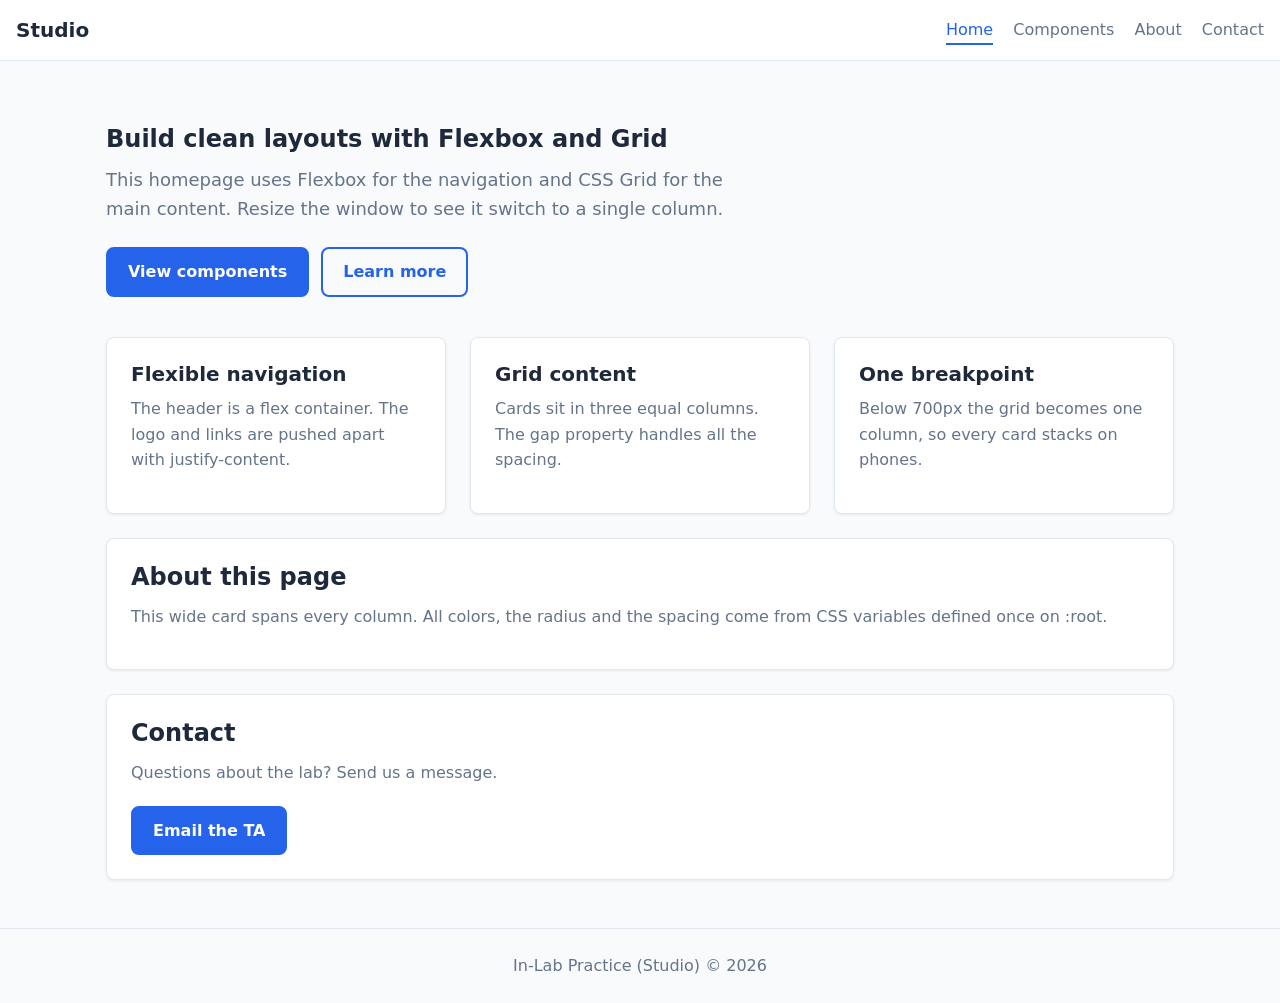
<file: index.html>
<!DOCTYPE html>
<html lang="en">
    <head>
        <meta charset="UTF-8">
        <meta name="viewport" content="width=device-width, initial-scale=1.0">
        <title>Studio - Home</title>
        <link rel="stylesheet" href="css/styles.css">
    </head>
    <body>
        <header class="site-header">
            <a class="logo" href="index.html">Studio</a>
            <nav>
                <ul>
                    <li><a class="active" href="index.html">Home</a></li>
                    <li><a href="components.html">Components</a></li>
                    <li><a href="about.html">About</a></li>
                    <li><a href="contact.html">Contact</a></li>
                </ul>
            </nav>
        </header>
        <div class="container">
            <section class="hero">
                <h1>Build clean layouts with Flexbox and Grid</h1>
                <p>This homepage uses Flexbox for the navigation and CSS Grid for the
                main content. Resize the window to see it switch to a single column.</p>
        <div class="actions">
            <a class="btn" href="components.html">View components</a>
            <a class="btn btn-outline" href="#about">Learn more</a>
        </div>
            </section>
        <main class="grid">
            <article class="card">
            <h3>Flexible navigation</h3>
            <p>The header is a flex container. The logo and links are pushed apart
            with justify-content.</p>
            </article>
            <article class="card">
            <h3>Grid content</h3>
            <p>Cards sit in three equal columns. The gap property handles all the
            spacing.</p>
            </article>
            <article class="card">
            <h3>One breakpoint</h3>
            <p>Below 700px the grid becomes one column, so every card stacks on
            phones.</p>
            </article>
            <section class="card wide" id="about">
            <h2>About this page</h2>
            <p>This wide card spans every column. All colors, the radius and the
            spacing come from CSS variables defined once on :root.</p>
            </section>
            <section class="card wide" id="contact">
                <h2>Contact</h2>
                <p>Questions about the lab? Send us a message.</p>
                <a class="btn" href="mailto:ta@example.com">Email the TA</a>
            </section>
        </main>
        </div>
            <footer class="site-footer">
                <div class="container">In-Lab Practice (Studio) © 2026</div>
            </footer>
    </body>
</html>
</file>
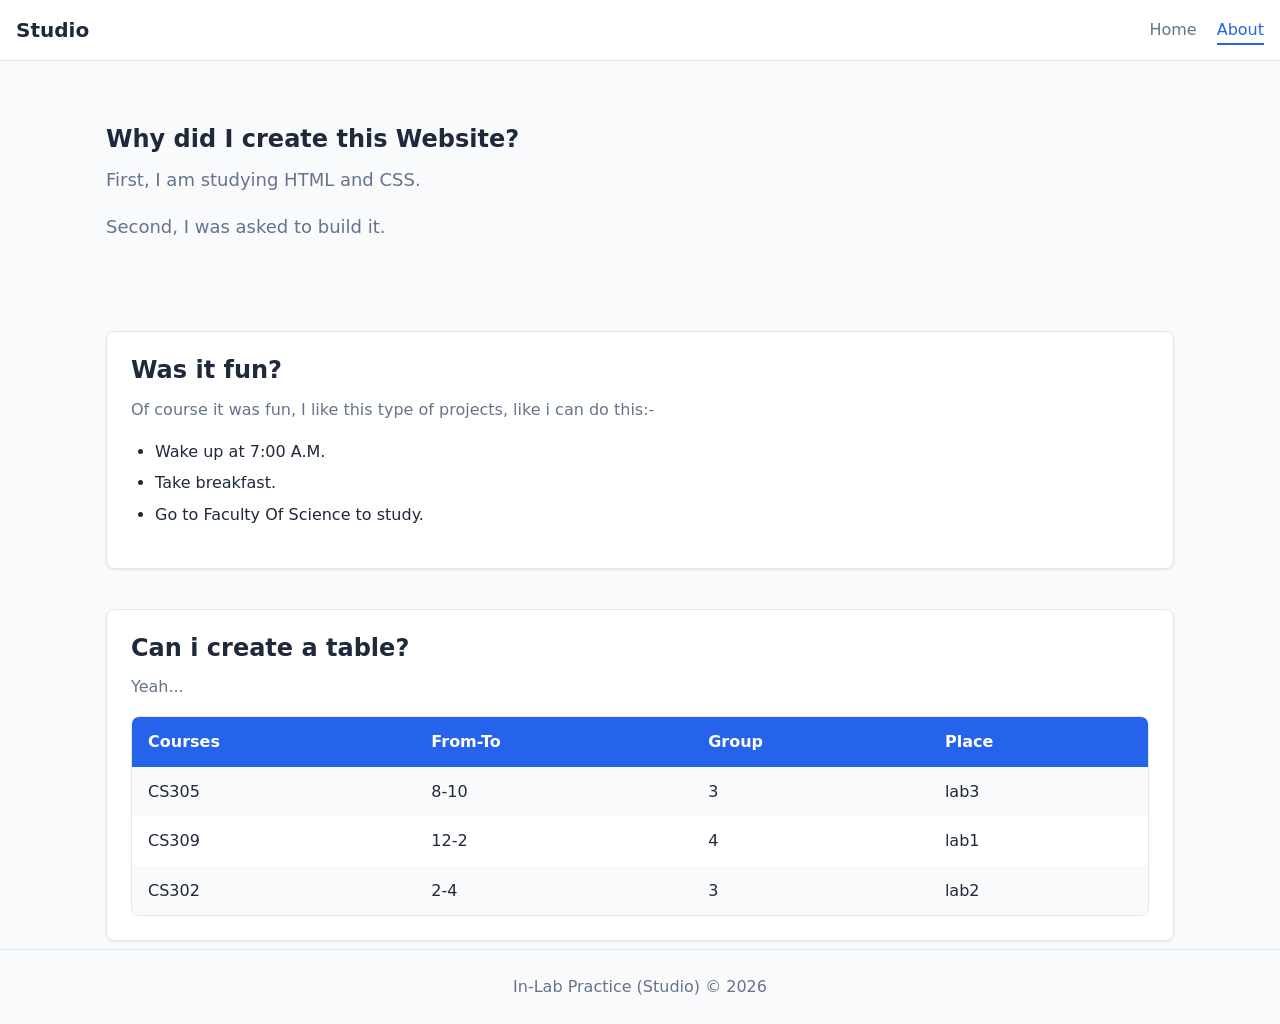
<file: about.html>
<!DOCTYPE html>
<html lang="en">
    <head>
        <meta charset="UTF-8">
        <meta name="viewport" content="width=device-width, initial-scale=1.0">
        <title>About us</title>
        <link rel="stylesheet" href="css/styles.css">
    </head>
    <body>
        <header class="site-header">
            <a class="logo" href="index.html">Studio</a>
            <nav>
                <ul>
                    <li><a href="index.html">Home</a></li>
                    <li><a class="active" href="about.html">About</a></li>
                </ul>
            </nav>
        </header>
        <main class="container">
            <section class="hero">
                <h1>Why did I create this Website?</h1>
                <p>First, I am studying HTML and CSS.</p>
                <p>Second, I was asked to build it.</p>
            </section>
            <section class="section">    
                <div class="card">
                <h2>Was it fun?</h2>
                <p>Of course it was fun, I like this type of projects, like i can do this:-</p>
                <ul>
                    <li>Wake up at 7:00 A.M.</li>
                    <li>Take breakfast.</li>
                    <li>Go to Faculty Of Science to study.</li>
                </ul>
                </div>
            </section>
            <section class="section">
                <div class="card">
                <h2>Can i create a table?</h2>
                <p>Yeah...</p>
                <div class="table-wrap">
                <table>
                    <tr>
                        <th>Courses</th>
                        <th>From-To</th>
                        <th>Group</th>
                        <th>Place</th>
                    </tr>
                    <tr>
                        <td>CS305</td>
                        <td>8-10</td>
                        <td>3</td>
                        <td>lab3</td>
                    </tr>
                    <tr>
                        <td>CS309</td>
                        <td>12-2</td>
                        <td>4</td>
                        <td>lab1</td>
                    </tr>
                    <tr>
                        <td>CS302</td>
                        <td>2-4</td>
                        <td>3</td>
                        <td>lab2</td>
                    </tr>
                </table>
            </div>
            </div>
        </section>
        </main>
        <footer class="site-footer">
            <div class="container">In-Lab Practice (Studio) © 2026</div>
        </footer>
    </body>
</html>
</file>
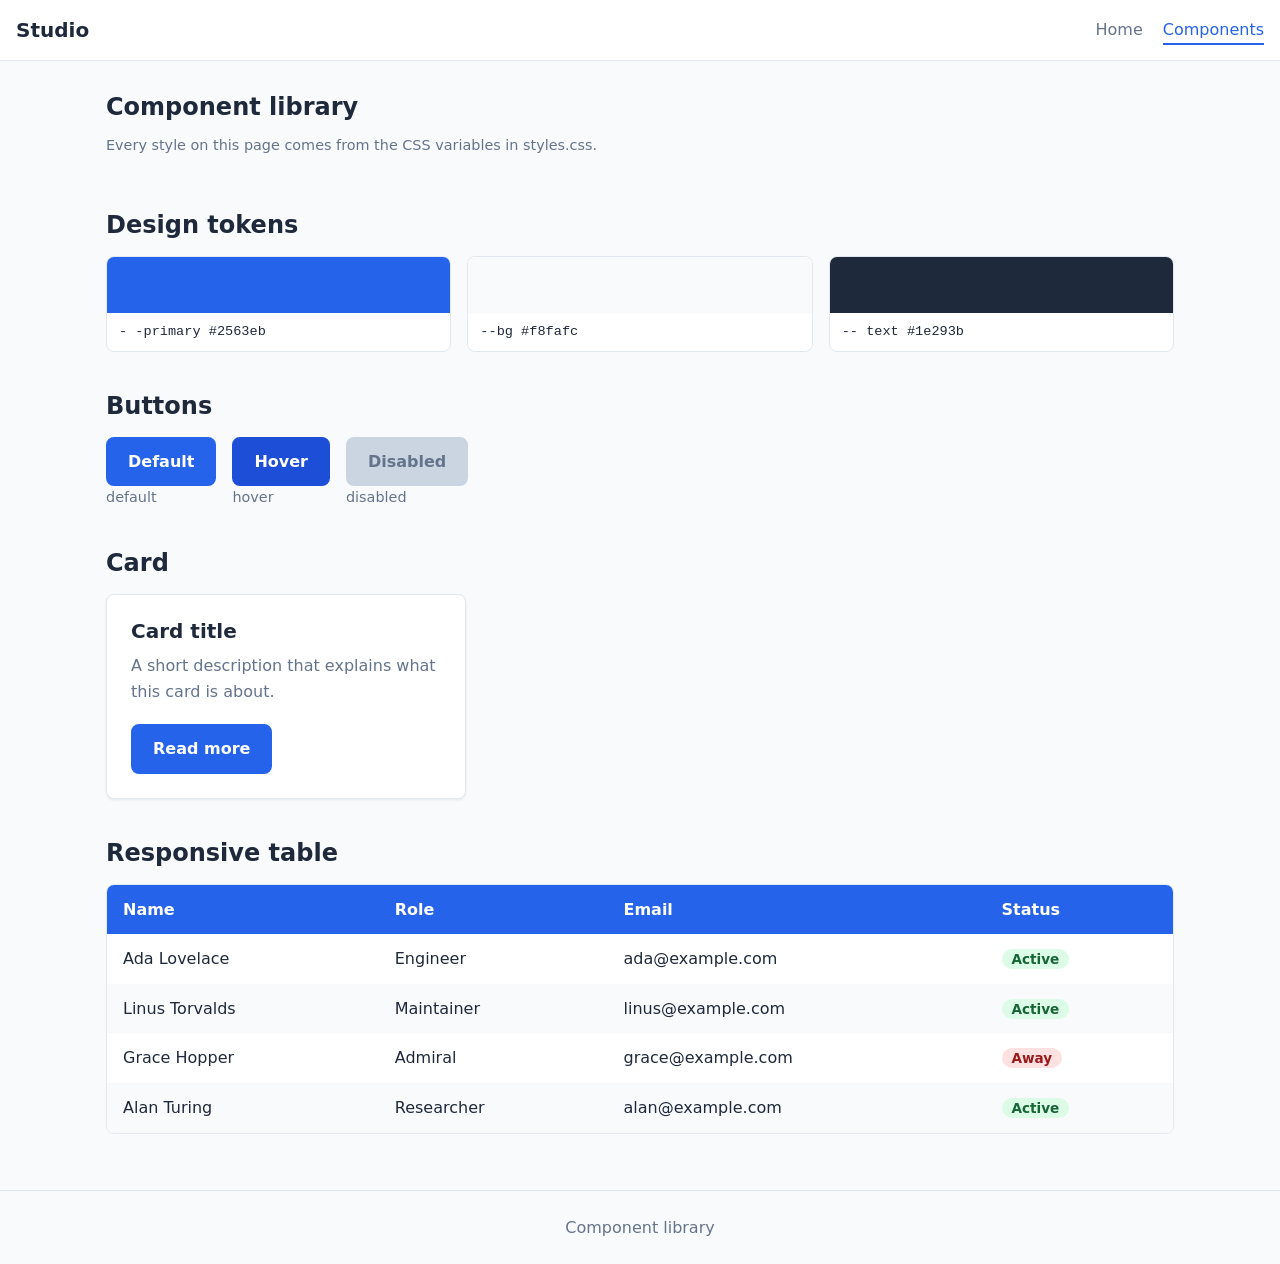
<file: components.html>
<!DOCTYPE html>
    <html lang="en">
        <head>
            <meta charset="UTF-8">
            <meta name="viewport" content="width=device-width, initial-scale=1">
            <title>Studio - Component library</title>
            <link rel="stylesheet" href="css/styles.css">
            </head>
        <body>
            <header class="site-header">
            <a class="logo" href="index.html">Studio</a>
            <nav>
                <ul>
                    <li><a href="index.html">Home</a></li>
                    <li><a class="active" href="components.html">Components</a></li>
                </ul>
            </nav>
            </header>
            <main class="container">
                <section class="section">
                    <h1>Component library</h1>
                    <p class="label">Every style on this page comes from the CSS variables
                    in styles.css.</p>
                </section>
                <!-- Design tokens -->
                <section class="section">
                <h2>Design tokens</h2>
                <div class="swatches">
                <div class="swatch"><i style="background: var(--primary)"></i><code>-
                -primary #2563eb</code></div>
                <div class="swatch"><i style="background: var(--bg)"></i><code>--bg
                #f8fafc</code></div>
                <div class="swatch"><i style="background: var(--text)"></i><code>--
                text #1e293b</code></div>
                </div>
                </section>
                <!-- Buttons in three states -->
                <section class="section">
                <h2>Buttons</h2>
                <div class="row">
                <div>
                <button class="btn">Default</button>
                <div class="label">default</div>
                </div>
                <div>
                <button class="btn is-hover">Hover</button>
                <div class="label">hover</div>
                </div>
                <div>
                <button class="btn" disabled>Disabled</button>
                <div class="label">disabled</div>
                </div>
                </div>
                </section>
                <!-- One card component -->
                <section class="section">
                <h2>Card</h2>
                <article class="card" style="max-width: 360px">
                <h3>Card title</h3>
                <p>A short description that explains what this card is about.</p>
                <a class="btn" href="#">Read more</a>
                </article>
                </section>
                <!-- One responsive table -->
                <section class="section">
<h2>Responsive table</h2>
<div class="table-wrap">
<table>
<thead>
<tr><th>Name</th><th>Role</th><th>Email</th><th>Status</th></tr>
</thead>
<tbody>
<tr><td>Ada Lovelace</td><td>Engineer</td>
<td>ada@example.com</td><td><span class="badge">Active</span></td></tr>
<tr><td>Linus Torvalds</td><td>Maintainer</td>
<td>linus@example.com</td><td><span class="badge">Active</span></td></tr>
<tr><td>Grace Hopper</td><td>Admiral</td>
<td>grace@example.com</td><td><span class="badge off">Away</span></td></tr>
<tr><td>Alan Turing</td><td>Researcher</td>
<td>alan@example.com</td><td><span class="badge">Active</span></td></tr>
</tbody>
</table>
</div>
                </section>
            </main>
            <footer class="site-footer" style="margin-top: 48px">
            <div class="container">Component library</div>
            </footer>
        </body>
    </html>
</file>
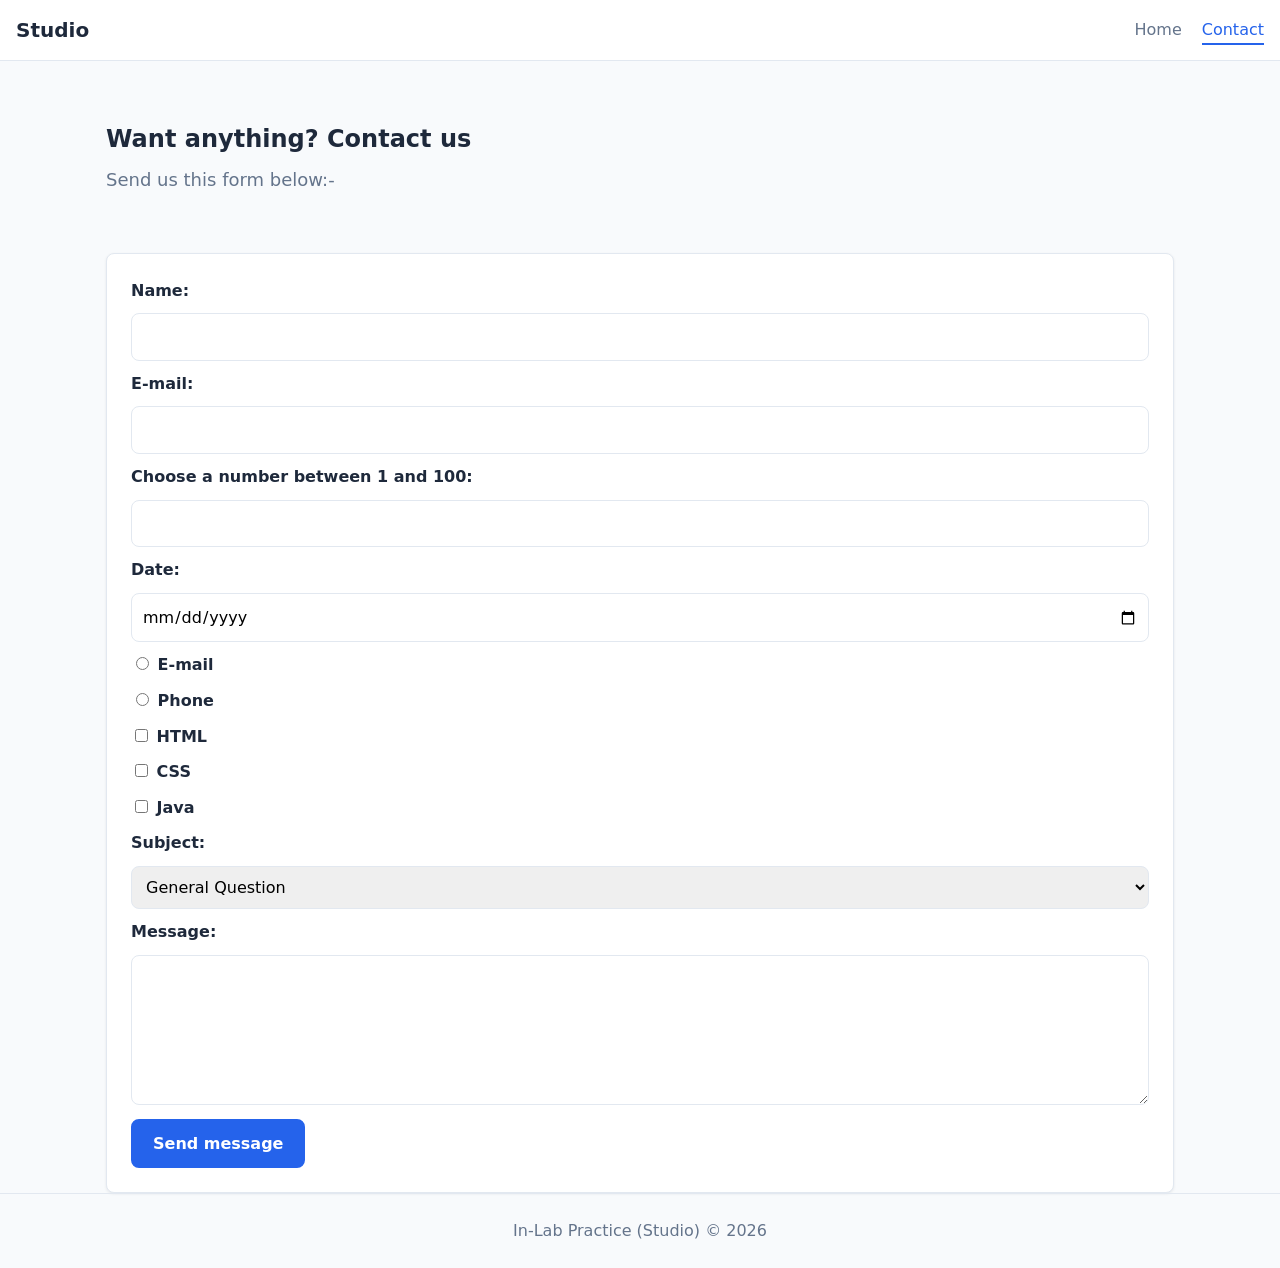
<file: contact.html>
<!DOCTYPE html>
<html lang="en">
    <head>
        <meta charset="UTF-8">
        <meta name="viewport" content="width=device-width, initial-scale=1.0">
        <title>Contact us</title>
        <link rel = "stylesheet" href="css/styles.css">
    </head>
    <body>
        <header class="site-header">
            <a class="logo" href="index.html">Studio</a>
            <nav>
                <ul>
                    <li><a href="index.html">Home</a></li>
                    <li><a class="active" href="contact.html">Contact</a></li>
                </ul>
            </nav>
        </header>
        <main class="container">   
            <section class="hero">
                <h1>Want anything? Contact us</h1>
                <p>Send us this form below:-</p>
            </section>
            <form class="card">
                <label for="name">Name:</label>
                <input type="text" id="name">
                <label for="email">E-mail:</label>
                <input type="email" id="email" name="email">
                <label for="number">Choose a number between 1 and 100:</label>
                <input type="number" id="number" name="number" min="1" max="100">
                <label for="date">Date:</label>
                <input type="date" id="date" name="date">
                <label>
                    <input type="radio" name="contact" value="email">
                    E-mail
                </label>
                <label>
                    <input type="radio" name="contact" value="phone">
                    Phone
                </label>
                <label>
                    <input type="checkbox" name="interest" value="html">
                    HTML
                </label>
                <label>
                    <input type="checkbox" name="interest" value="css">
                    CSS
                </label>
                <label>
                    <input type="checkbox" name="interest" value="java">
                    Java
                </label>
                <label for="subject">Subject:</label>
                <select id="subject" name="subject">
                    <option value="question">General Question</option>
                    <option value="feedback">Feedback</option>
                    <option value="technical">Technical Problems</option>
                    <option value="other">Other</option>
                </select>
                <label for="message">Message:</label>
                <textarea id="message" name="message"></textarea>
                <button type="submit" class="btn">Send message</button>
            </form>
        </main>
        <footer class="site-footer">
            <div class="container">In-Lab Practice (Studio) © 2026</div>
        </footer>
    </body>
</html>
</file>
<file: css/styles.css>
/*body {
    font-family: Arial,  sans-serif;
    background-color: rgb(235, 238, 231);
    margin: 0;
    color: #222;
}
header {
    background-color:rgb(60, 94, 82);
    color: aliceblue;
    padding: 10px;
    padding-left: 20px;
    margin: 0 ;
}
header a {
    color: beige;
}
main {
    max-width: 800px;
    margin: 30px auto;
    padding: 0 20px;
}
section {
    background-color: aliceblue;
    border-radius: 10px;
    padding: 25px;
    margin: 10px;
}
table {
    border-collapse: collapse;
    width: 100%;
}
th,
td {
    text-align: left;
    border: 2px solid darkgray;
    padding: 10px;
}
th {
    background-color:rgb(60, 94, 82);
    color: aliceblue;
}
footer {
    text-align: center;
    padding: 10px;
} */
:root {
    --primary:#2563eb;
    --bg:#f8fafc;
    --text: #1e293b;
    --radius: 8px;
    /* extra variables we will also use */
    --primary-dark: #1d4ed8;
    --surface: #ffffff;
    --border: #e2e8f0;
    --muted: #64748b;
    --space: 16px;
}

* { box-sizing: border-box; }

body {
    margin: 0;
    font-family: system-ui,-apple-system,"Segoe UI", sans-serif;
    background: var(--bg);
    color: var(--text);
    line-height: 1.6;
}

h1, h2, h3 {line-height: 1.2; margin:0 0 .5em;}

p {margin: 0 0 1em;}
a {color:var(--primary);}

.container {
    max-width: 1100px;
    margin: 0 auto;
    padding: 0 var(--space);
}

/* ---------- Navigation = FLEXBOX ---------- */
.site-header {
        display: flex;
        justify-content: space-between; /* logo left, links right */
        align-items: center; /* vertically centered */
        flex-wrap: wrap; /* wrap if the screen is too narrow */
        gap: var(--space);
        padding: 14px var(--space);
        background: var(--surface);
        border-bottom: 1px solid var(--border);
}
.logo { font-weight: 700;
        font-size: 1.25rem; 
        color: var(--text); 
        text-decoration: none; 
}
.site-header ul { 
        display: flex; 
        gap: 20px; 
        list-style: none; 
        margin: 0;
        padding: 0; 
}
.site-header a:not(.logo) { 
        text-decoration: none; 
        color: var(--muted);
        padding: 4px 0; 
}
.site-header a:not(.logo):hover,
.site-header a.active { 
        color: var(--primary); 
        border-bottom: 2px solid var(--primary); 
}
/* ---------- Hero ---------- */
.hero { padding: 64px 0 40px; }
.hero p { max-width: 55ch; color: var(--muted); font-size: 1.125rem; }
.hero .actions { 
    display: flex; gap: 12px;
    flex-wrap: wrap;
    margin-top: 24px;
}
/* ---------- Buttons ---------- */
.btn {
    display: inline-block;
    padding: 10px 20px;
    font: inherit;
    font-weight: 600;
    color: #fff;
    background: var(--primary);
    border: 2px solid var(--primary);
    border-radius: var(--radius);
    text-decoration: none;
    cursor: pointer;
    transition: background .15s, border-color .15s;
}
/* hover state (.is-hover lets us show the hover look without a mouse) */
.btn:hover:not(:disabled),
.btn.is-hover {
    background: var(--primary-dark);
    border-color: var(--primary-dark);
}
.btn:focus-visible { 
    outline: 3px solid #93b4f8; 
    outline-offset: 2px; 
}
/* disabled state */
.btn:disabled {
    background: #cbd5e1;
    border-color: #cbd5e1;
    color: #64748b;
    cursor: not-allowed;
}
.btn-outline { background: transparent; 
    color: var(--primary); 
}
.btn-outline:hover:not(:disabled) { 
    background: var(--primary); 
    color: #fff;
}
/* ---------- Card ---------- */
.card {
    background: var(--surface);
    border: 1px solid var(--border);
    border-radius: var(--radius);
    padding: 24px;
    box-shadow: 0 1px 3px rgba(15, 23, 42, .08);
}
.card h3 { font-size: 1.25rem; }
.card p { color: var(--muted); }
.card .btn { margin-top: 4px; }
/* ---------- Main content = GRID ---------- */
.grid {
    display: grid;
    grid-template-columns: repeat(3, 1fr); /* 3 equal columns */
    gap: 24px;
    padding-bottom: 48px;
}
.grid .wide { grid-column: 1 / -1; } 
/* from the first line to the last = full width */
/* ---------- Footer ---------- */
.site-footer {
    border-top: 1px solid var(--border);
    padding: 24px 0;
    color: var(--muted);
    text-align: center;
}
/* ---------- ONE breakpoint: mobile = single column ---------- */
@media (max-width: 700px) {
    .grid { grid-template-columns: 1fr; }
}
/* ---------- Responsive table ---------- */
.table-wrap {
overflow-x: auto; /* scrolls sideways on small screens */
border: 1px solid var(--border);
border-radius: var(--radius);
background: var(--surface);
}
table { 
    width: 100%; 
    min-width: 520px; 
    border-collapse: collapse; 
}
th, td { 
    padding: 12px 16px; 
    text-align: left; 
}
th { 
    background: var(--primary); 
    color: #fff; 
    white-space: nowrap; 
}
tbody tr:nth-child(even) { 
    background: var(--bg); 
} 
/* zebra rows */
tbody tr:hover { background: #e0e9fd; }
.badge { padding: 2px 10px; 
    border-radius: 999px; 
    font-size: .85rem; 
    font-weight: 600; 
    background: #dcfce7; 
    color: #166534; 
}
.badge.off { 
    background: #fee2e2; 
    color: #991b1b; 
}
/* ---------- Components page helpers ---------- */
.section { padding: 32px 0 8px; }
.section > h2 { margin-bottom: 16px; }
.row { 
    display: flex; 
    flex-wrap: wrap; gap: 16px; 
    align-items: center; 
}
.label { 
    color: var(--muted); 
    font-size: .9rem; 
}
.swatches { 
    display: grid; 
    grid-template-columns: repeat(auto-fit, minmax(140px, 1fr));
    gap: 16px; 
}
.swatch { border: 1px solid var(--border); 
    border-radius: var(--radius);
    overflow: hidden; 
    background: var(--surface); 
}
.swatch i { 
    display: block; 
    height: 56px; 
}
.swatch code { 
    display: block; 
    padding: 8px 12px; 
    font-size: .85rem; 
}
form.card {
    display: flex;
    flex-direction: column;
    gap : 10px;
}
form.card input,
form.card select,
form.card textarea {
    padding: 10px;
    border: 1px solid var(--border);
    border-radius: var(--radius);
    font: inherit;
}
form.card textarea {
    min-height: 150px;
    resize:vertical;
}
form.card label {
    font-weight: 600;
}
form.card .btn {
    width: fit-content;
    padding: 10px 20px;
}
input[type="date"] {
    padding: 12px;
    font-size: 16px;
}
.card ul {
    padding-left: 24px;
}

.card li {
    margin-bottom: 6px;
}
</file>
